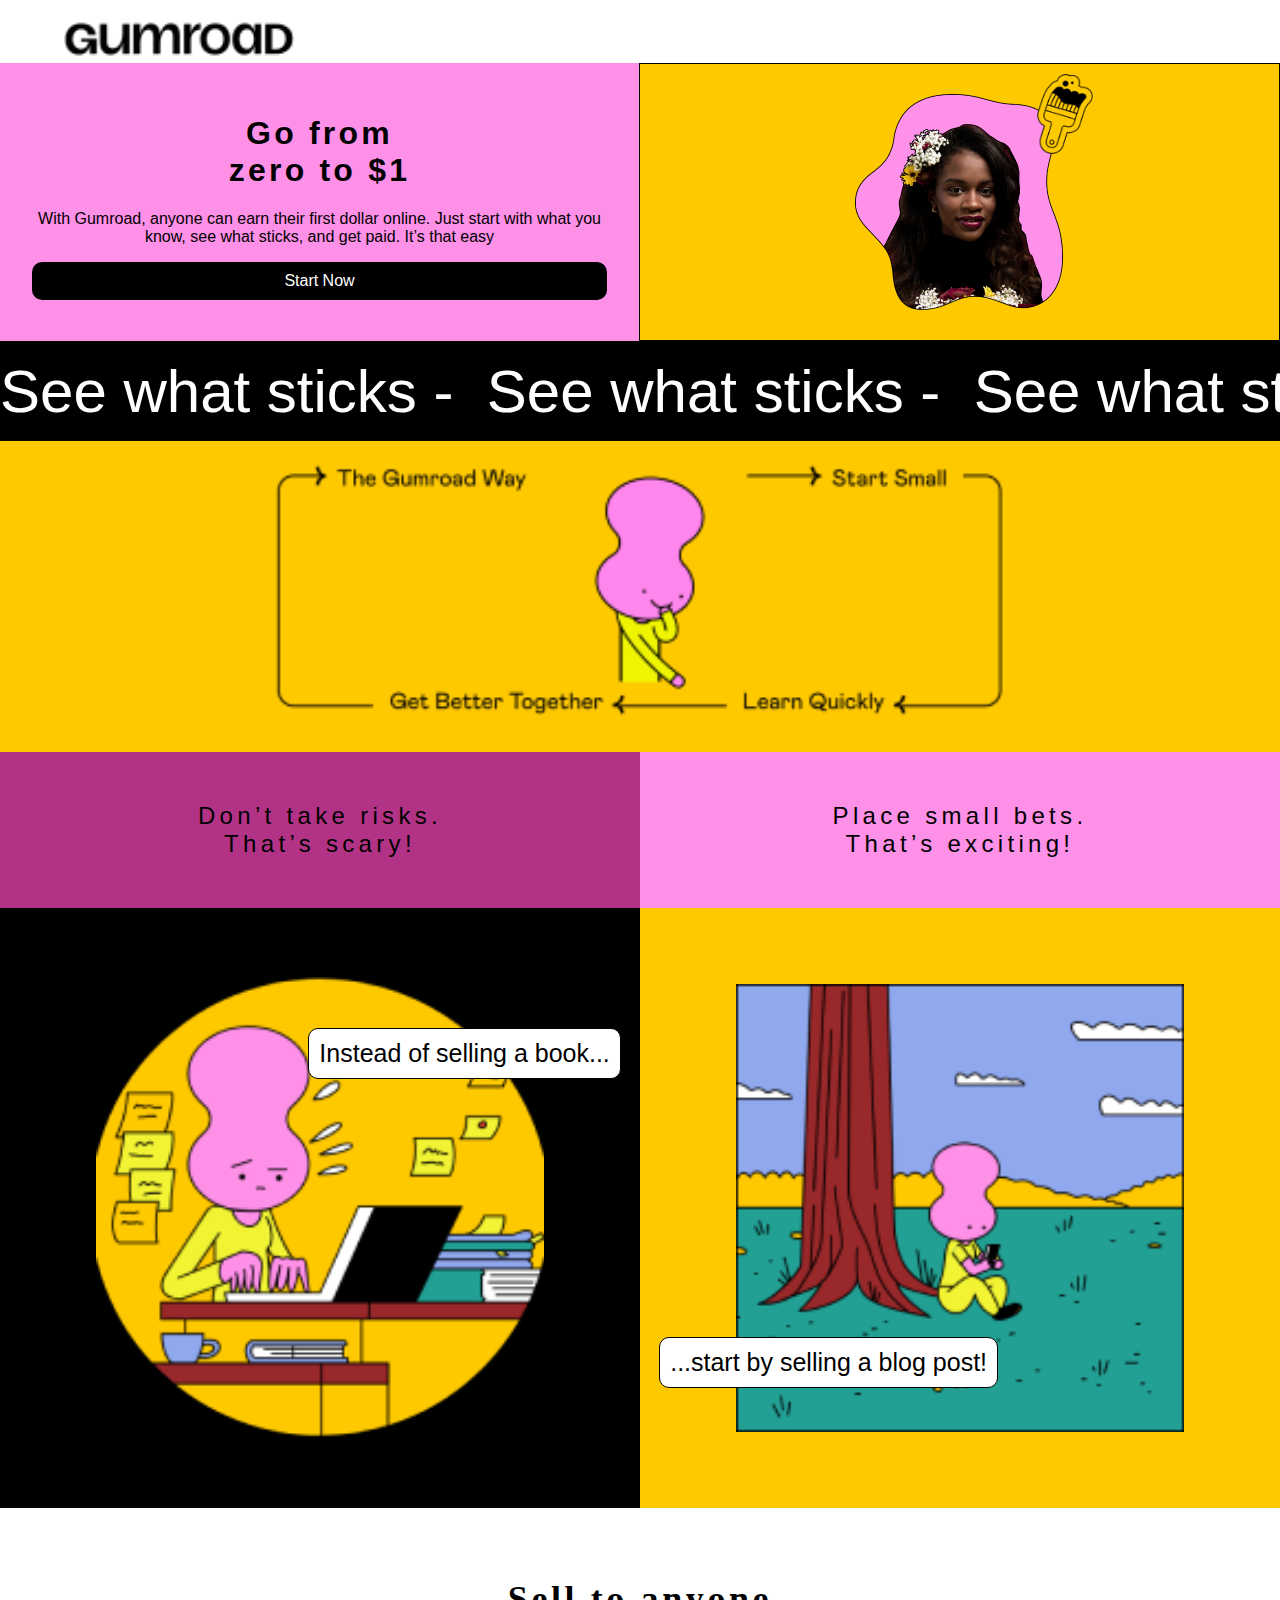
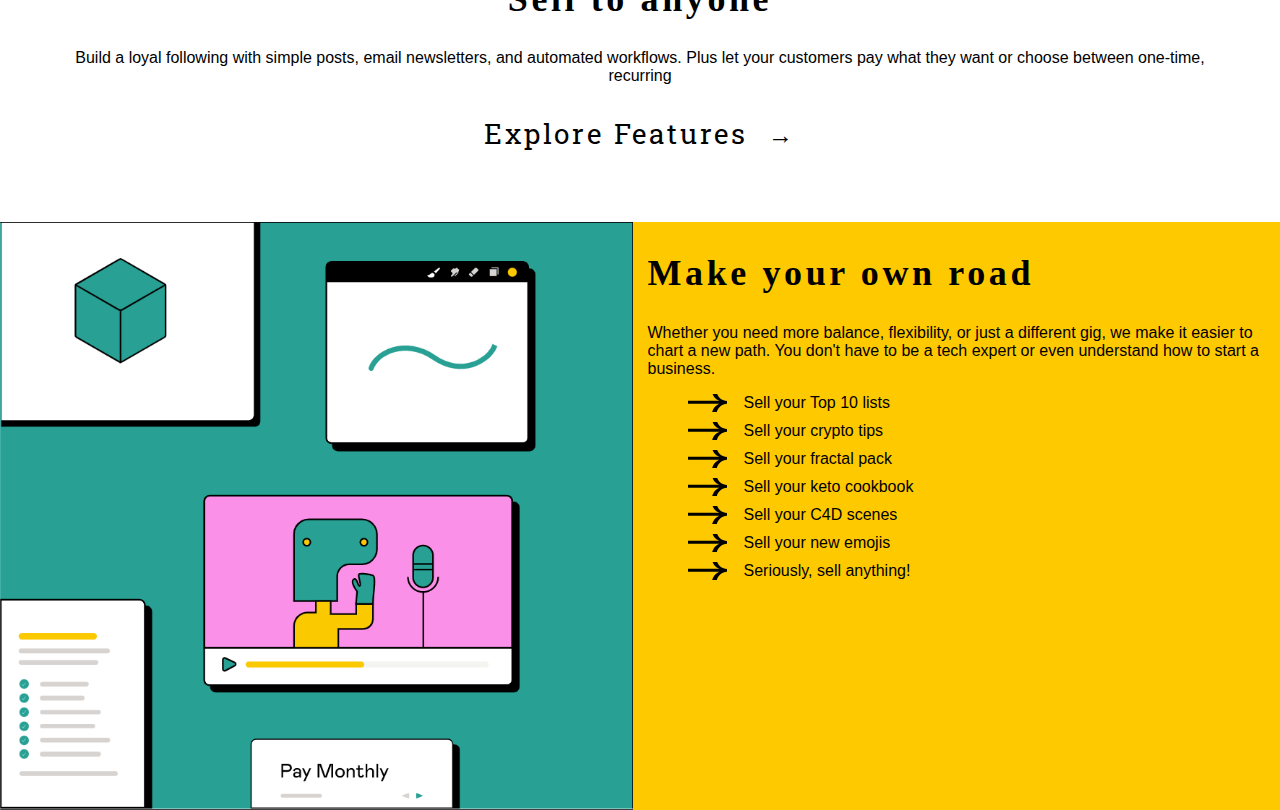
<file: exo2/index.html>
<!doctype html>
<html lang="fr">
<!-- head contient les données invisibles destinées aux navigateurs et aux moteurs de recherches -->
<head>
    <!-- charset est indispensable à l'affichage des caracteres spéciaux -->
    <meta charset="utf-8">

    <!--balise indispensable pour l'utilisateur et surtout le referencement le contenu est
    différent à chaque page-->
    <title>Gumroad Like Correction</title>

    <!--description donne des indications a l'utilisateur et influence le referencement -->
    <meta name="description" content="ici le texte de description améliorant le référencement">

    <!-- favicon -->
    <link rel="shortcut icon" href="favicon/favicon.ico">

    <!--STYLE-->

    <link rel="stylesheet" href="./css/style.css">

    <!-- FONT -->

    <link rel="preconnect" href="https://fonts.googleapis.com">
    <link rel="preconnect" href="https://fonts.gstatic.com" crossorigin>
    <link href="https://fonts.googleapis.com/css2?family=Roboto+Slab:wght@400;700&display=swap" rel="stylesheet">


</head>

<body>
    <nav class="container">
        <img src="images/logo.png" alt="#">
    </nav>
    <div class="flex-desktop">
        <section id="hero">
            <div class="container">
                <h1>Go from<br>
                    zero to $1</h1>
                <p>With Gumroad, anyone can earn their first dollar online. Just start with what you know, see what sticks, and get paid. It’s that easy</p>
                <div class="main-btn">
                    <a href="">Start Now</a>
                </div>
            </div>
        </section>

        <section id="yellow">
            <div>
                <div class="img-container">
                    <img src="images/img-yellow.png" alt="#">
                    <img src="images/brush.png" alt="#">
                </div>
            </div>

        </section>
    </div>
    <section id="presentation">
        <div class="anim-container">
            <p class="txt">See what sticks - &nbsp;</p>
            <p class="txt">See what sticks - &nbsp;</p>
            <p class="txt">See what sticks - &nbsp;</p>
            <p class="txt">See what sticks - &nbsp;</p>
        </div>
    </section>

    <section id="yellow-img">
        <div>
            <img src="images/anim-img1.png" alt="#">
            <img src="images/anim-img2.png" alt="#">
        </div>
    </section>

    <section id="purple" class="flex-desktop">
        <div>
            <h3>Don’t take risks.<br>
                That’s scary!</h3>
        </div>
        <div>
            <h3>Place small bets.<br> 
                That’s exciting!</h3>
        </div>
    </section>

    <section id="story" class="flex-desktop">
        <div>
            <img src="images/story1.png" alt="">
            <span>Instead of selling a book...</span>
        </div>
        <div>
            <img src="images/story2.png" alt="">
            <span>...start by selling a blog post!</span>
        </div>
    </section>

    <section id="explore" class="container">
        <h2 class="second-title">Sell to anyone</h2>
        <p>Build a loyal following with simple posts, email newsletters, and automated workflows. Plus let your customers pay what they want or choose between one-time, recurring</p>
        <a href="#" class="title-btn">Explore Features</a>

    </section>

    <section id="list" class="flex-desktop">
        <div class="image-desktop">
            <img src="images/sell.jpg" alt="#">
        </div>
        <div class="container">
            <h2 class="second-title">Make your own road</h2>
            <p>Whether you need more balance, flexibility, or just a different gig, we make it easier to chart a new path. You don't have to be a tech expert or even understand how to start a business.</p>

            <ul>
                <li><a href="#">Sell your Top 10 lists</a></li>
                <li><a href="#">Sell your crypto tips</a></li>
                <li><a href="#">Sell your fractal pack</a></li>
                <li><a href="#">Sell your keto cookbook</a></li>
                <li><a href="#">Sell your C4D scenes</a></li>
                <li><a href="#">Sell your new emojis</a></li>
                <li><a href="#">Seriously, sell anything!</a></li>
            </ul>
        </div>
    </section>
    
</body>

</html>
</file>
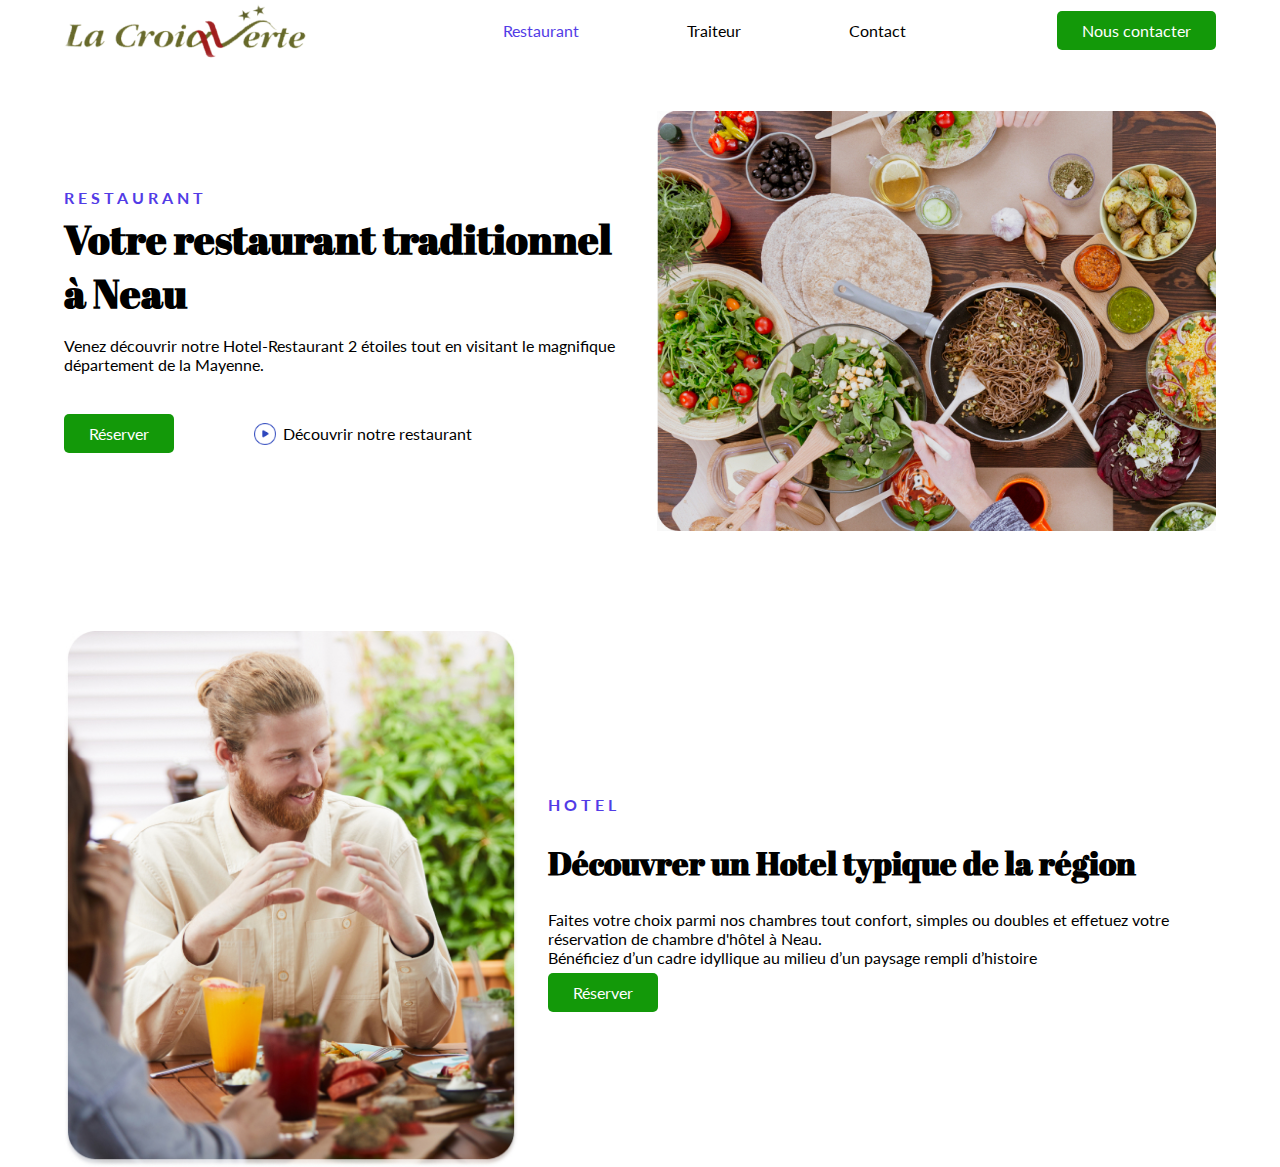
<file: exo5/index.html>
<!DOCTYPE html>
<html lang="fr">

<head>
    <meta charset="utf-8">

    <title>Base du projet</title>
    <meta name="description" content="Description de la page">

    <!-- Favicon -->
    <link rel="icon" href="#">

    <!-- Style -->
    <link rel="stylesheet" href="css/style.css">

    <!-- FONT -->
    <link rel="preconnect" href="https://fonts.googleapis.com">
    <link rel="preconnect" href="https://fonts.gstatic.com" crossorigin>
    <link href="https://fonts.googleapis.com/css2?family=Abril+Fatface&display=swap" rel="stylesheet">
    <link href="https://fonts.googleapis.com/css2?family=Lato:wght@400;700&display=swap" rel="stylesheet">

</head>

<body>

    <header>
        <nav class="container flex-container">
            <div>
                <img src="images/logo.png" alt="#">
            </div>

            <ul class="flex-container menu">
                <li><a href="#">Restaurant</a></li>
                <li><a href="#">Traiteur</a></li>
                <li><a href="#">Contact</a></li>
            </ul>

            <a href="#" class="main-btn">Nous contacter</a>
        </nav>
    </header>

    <section id="hero" class="container flex-container">
        <div>
            <h3>Restaurant</h3>
            <h1>Votre restaurant traditionnel<br>à Neau</h1>
            <p>Venez découvrir notre Hotel-Restaurant 2 étoiles tout en visitant le magnifique  département de la Mayenne.</p>

            <div class="double-btn flex-container">
                <a href="#" class="main-btn">Réserver</a>
                <a href="#" class="spin-btn flex-container">
                    <img src="images/play-button.png" alt="#">
                    <span>Découvrir notre restaurant</span>
                </a>
            </div>
        </div>
        <div>
            <img src="images/hero-img.jpg" alt="#">
        </div>
    </section>

    <section id="hotel" class="container flex-container">
        <div>
            <img src="images/hotel.jpg" alt="#">
        </div>
        <div>
            <h3>hotel</h3>
            <h2>Découvrer un Hotel typique de la région</h2>
            <p>Faites votre choix parmi nos chambres tout confort, simples ou doubles et effetuez votre réservation de chambre d'hôtel à Neau.
            <br>Bénéficiez d’un cadre idyllique au milieu d’un paysage rempli d’histoire</p>
            <a href="#" class="main-btn">Réserver</a>
        </div>
    </section>
    
</body>

</html>
</file>
<file: exo2/css/style.css>
/* === MISE EN PAGE GENERALE === */

html{
    font-family: 'Arial', sans-serif; 
}

body{
    margin: 0;
    padding: 0;
}

a{
    text-decoration: none;
    color: #000;
}

.container{
    width: 90%;
    margin: 0 auto;
}

ul{
    list-style: none;
}

.flex-container{
    display: flex;
    flex-direction: row;
    flex-wrap: wrap;
    justify-content: space-between;
}

.image-desktop{
    display: none;
}

img{
    display: block;
    width: 100%;
    object-fit: contain;
}
/* Title */

.second-title{
    font-family: 'Roboto Slab, serif';
    font-size: 36px;
    font-weight: bold;
    letter-spacing: 0.1em;
}

.title-btn{
    display: block;
    margin: 30px 0;
    font-family: 'Roboto Slab', serif;
    font-size: 28px;
    letter-spacing: 0.1em;
}

.title-btn::after{
    content: "→";
    font-family: 'Roboto Slab', serif;
    font-size: 25px;
    padding-left: 20px;
}

/* Button */

.main-btn{
    display: block;
    width: 100%;
    background: #000;
    padding: 10px 0;
    border-radius: 10px;
}

.main-btn a{
    color: #fff;
}



/* === HEADER === */
nav img{
    margin-top: 15px;
}

/* === MAIN === */

/* Hero */

#hero{
    background-color: #FF90E8;
    padding-bottom: 30px;
}

#hero div{
    text-align: center;
}

#hero h1{
    font-family: Roboto-Slab, "Helvetica Neue", Helvetica, sans-serif;
    font-size: 32px;
    letter-spacing: 0.1em;

    padding-top: 30px;
}

/* Yellow */

#yellow{
    background-color: #FFC900;
    border: #000 solid 1px;
}

#yellow div{
    display: flex;
    flex-direction: row;
    justify-content: center;
    align-items: center;
}

#yellow img{
    margin: 0 auto;
    width: 100%;
}

.img-container{
    padding: 30px 0;
    max-width: 300px;
    position: relative;
}

#yellow img:nth-child(2){
    position: absolute;
    top: 10px;
    right: -20px;
    height: 80px;
    width: auto;
}

#yellow img:nth-child(2):hover{
    transform: rotate(360deg);
    transition: all 1s ease;
}

/* Text Anim */

#presentation{
  display: flex;  
  flex-direction: row;
  justify-content: center;
  align-items: center;
  height: 100px;
  background-color: #000;
}

.anim-container{
    overflow: hidden;
    width: 100%;
    color: #fff;
    display: flex;
}

.txt{
    font-size: 60px;
    white-space: nowrap;
    animation: scrollTxt 10s linear infinite;
}

@keyframes scrollTxt{
    0%{
        transform: translateX(0);
    }
    100%{
        transform: translateX(-100%);
    }
}

/* Anim image */

#yellow-img{
    background-color: #FFC900;
}

#yellow-img div{
    display: flex;
    flex-direction: column;
    justify-content: center;
    align-items: center;
}

#yellow-img img:nth-child(1){
    display: block;
}

#yellow-img img:nth-child(2){
    display: none;
}

#yellow-img:hover img:nth-child(1){
    display: none;
}

#yellow-img:hover img:nth-child(2){
    display: block;
}

/* Purple */

#purple{
    width: 100%;
}

#purple > div:nth-child(1) {
    background-color: #B23386;
}

#purple > div:nth-child(2) {
    background-color: #FF90E8;
}


#purple h3{
    font-family: 'Arial' sans-serif;
    font-size: 24px;
    font-weight: 500;
    line-height: 28px;
    text-align: center;
    letter-spacing: 0.18em;

    margin: 0;
    padding: 30px 0;

}


/* Story */

#story>div{
    display: flex;
    flex-direction: row;
    justify-content: center;
    align-items: center;
    height: 600px;

    position: relative;
}

#story>div:nth-child(1){
    background-color: #000;
}

#story>div:nth-child(2){
    background-color: #FFC900;
}

#story img{
    width: 70%;
}

#story span{
    position: absolute;
    display: block;
    background-color: #fff;
    font-size: 25px;
    padding: 10px;
    border-radius: 10px;
    border: 1px solid #000;
}

#story div:nth-child(1)>span{
    top: 20%;
    right: 3%;  
}

#story div:nth-child(2)>span{
    bottom: 20%;
    left: 3%;  
}

#explore {
    padding: 40px 0;
}

/* List */

#list{
    background-color: #FFC900;
}

#list li{
    margin-bottom: 10px ;
    padding-left: 3.5rem;
    background-image: url(../images/arrow.svg);
    background-repeat: no-repeat;
    background-size: 2.5rem;
    background-position: 0%, 60%;

    /* 2eme solution */
    /* list-style-image: url(../images/arrow.svg); */

}



/* Question */



/* Yellow img */



/* === FOOTER === */


/* RESPONSIVE */

@media screen and (min-width: 780px){

    .image-desktop{
        display: block;
        width: 50%;
    }

    .flex-desktop{
        display: flex;
        flex-direction: row;
        justify-content: space-between;
    }

    .flex-desktop>div{
        width: 50%;
    }

    #list.flex-desktop{
        gap: 15px;
    }

    nav img{
        width: 20%;
    }

    #hero{
        width: 50%;
    }

    #yellow{
        width: 50%;
    }

    #purple h3{
        padding: 50px 0;
    }

    #yellow-img img{
        width: 60%;
    }

    #explore{
        text-align: center;
    }
}
</file>
<file: exo5/css/style.css>
/* === MISE EN PAGE GENERALE === */

html{

}

body{
    margin: 0;
    padding: 0;
    font-family: 'Lato', sans-serif;
}

ul{
    list-style: none;
}

a{
    text-decoration: none;
    color: #000;
}

img{
    display: block;
    width: 100%;
}

.container{
    width: 90%;
    margin: 0 auto;
}

.flex-container{
    display: flex;
    align-items: center;
    justify-content: space-between;
}

/* BTN */

.main-btn{
    background-color: #139909;
    padding: 10px 25px;
    color: #FFF;
    border-radius: 5px;
}

.double-btn{
    margin-top: 40px;
    width: 70%;
}

.spin-btn img{
    width: 10%;
    transition: transform .7s ease-in-out;
}

.spin-btn:hover img{
   transform: rotate(360deg);
}




/* Title */

h1{
    font-family: 'Abril Fatface', cursive;
    font-size: 40px;
    margin: 5px 0;
}

h2{
    font-family: 'Abril Fatface', cursive;
    font-size: 32px;
}

h3{
    text-transform: uppercase;
    font-weight: 700;
    font-size: 16px;
    color: #523CE6;
    letter-spacing: 4px;

    margin: 0;
}


/* === HEADER === */

/* Nav */

.menu{
    width: 35%;
}

.menu li:first-child>a{
    color: #523CE6;
}

/* === MAIN === */

/* Hero */

#hero{
    margin-top: 50px;
    gap: 10px;
}

/* Hotel */

#hotel{
    margin-top: 100px;
    gap: 30px;
}

#hotel>div:nth-child(1){
    width: 53%;
}


/* === FOOTER === */
</file>
